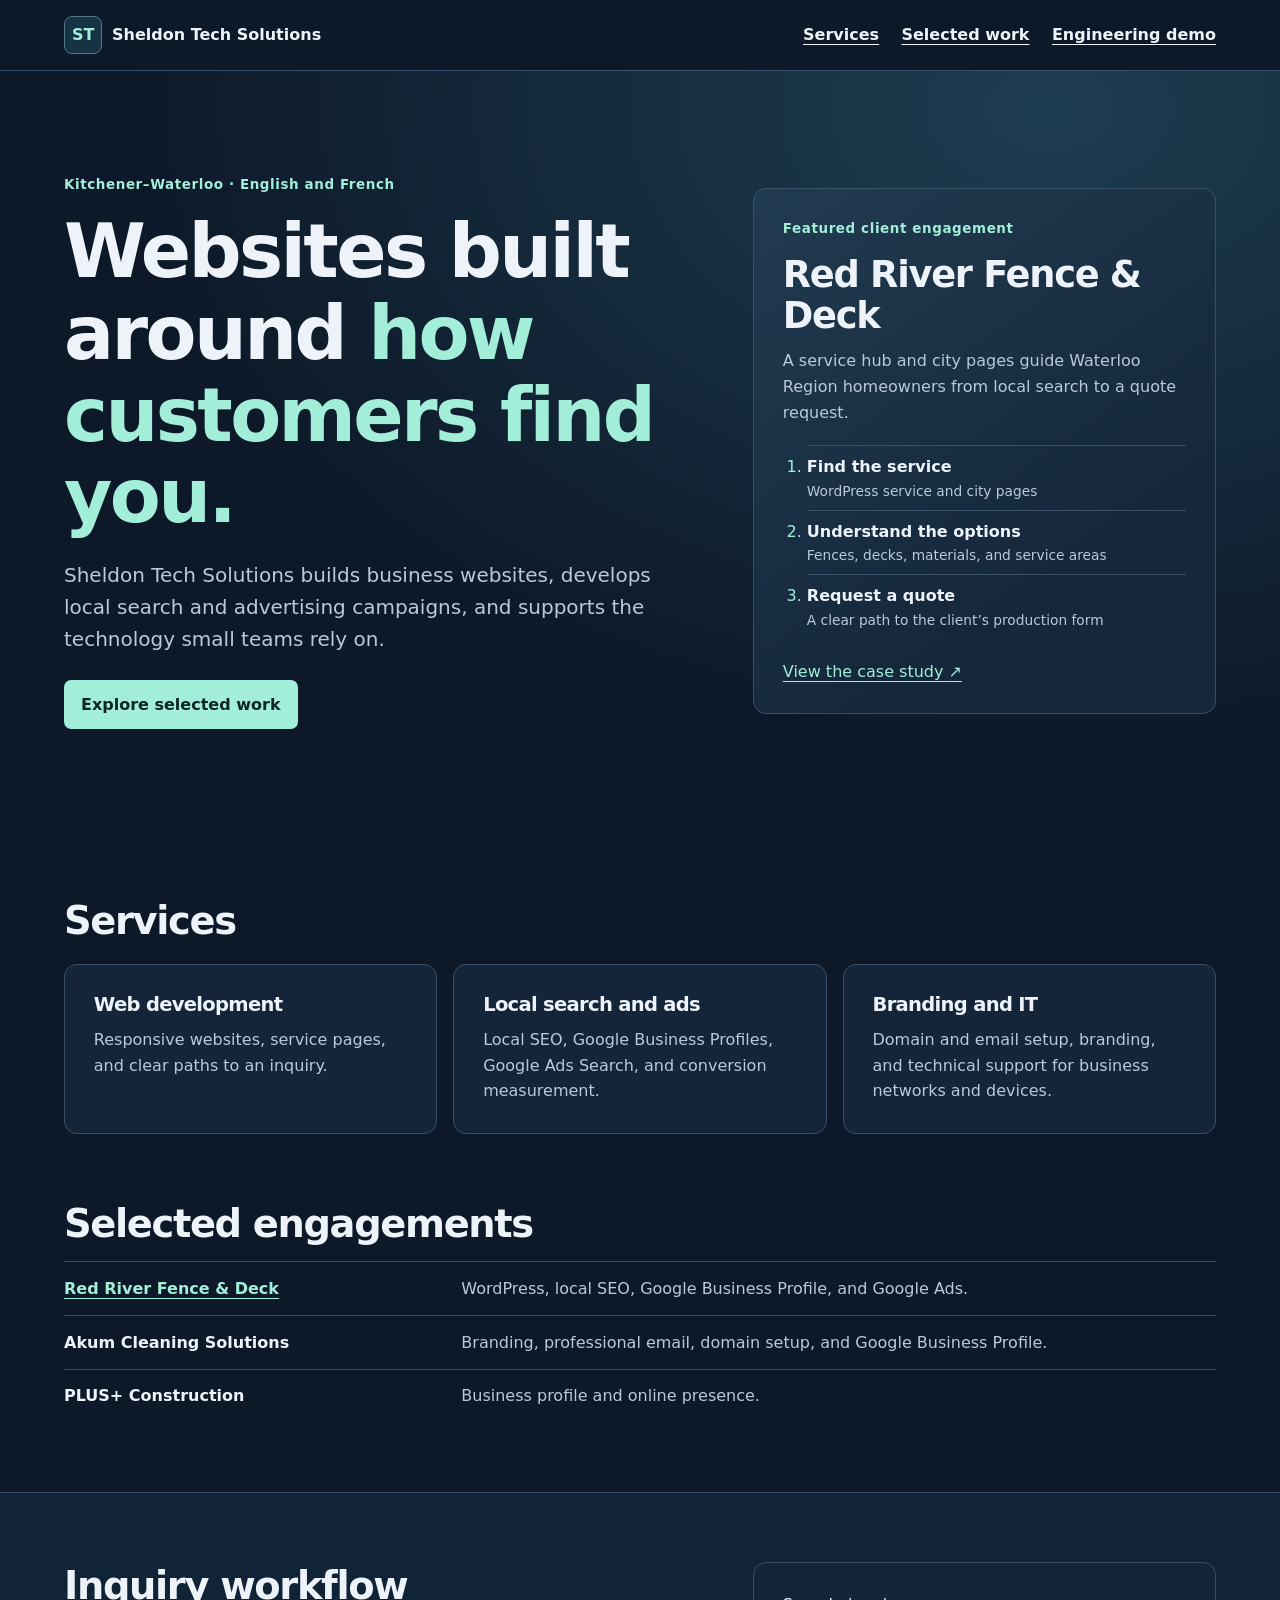
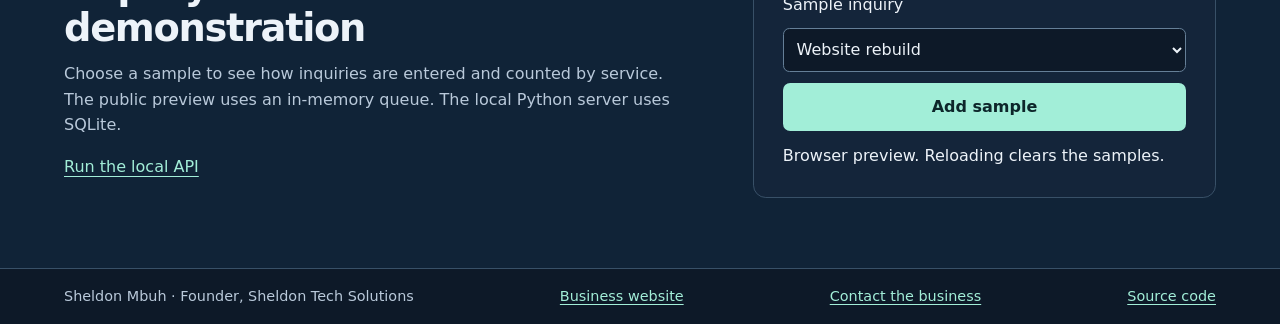
<file: index.html>
<!doctype html>
<html lang="en">
<head>
  <meta charset="utf-8">
  <meta name="viewport" content="width=device-width, initial-scale=1">
  <meta name="description" content="Founder-led web development, local search, and IT support for small businesses in Ontario and Quebec.">
  <meta name="theme-color" content="#0d1928">
  <title>Sheldon Tech Solutions | Web Development & Local Search</title>
  <link rel="stylesheet" href="styles.css">
  <script src="demo.js" defer></script>
</head>
<body>
  <a class="skip" href="#main">Skip to content</a>
  <header class="site-header">
    <div class="wrap header-inner">
      <a class="wordmark" href="./"><span class="mark" aria-hidden="true">ST</span> Sheldon Tech Solutions</a>
      <nav aria-label="Main navigation">
        <a href="#services">Services</a>
        <a href="#work">Selected work</a>
        <a href="#demo">Engineering demo</a>
      </nav>
    </div>
  </header>
  <main id="main">
    <section class="hero">
      <div class="wrap hero-inner">
        <div>
          <p class="location">Kitchener–Waterloo · English and French</p>
          <h1>Websites built around <em>how customers find you.</em></h1>
          <p class="lead">Sheldon Tech Solutions builds business websites, develops local search and advertising campaigns, and supports the technology small teams rely on.</p>
          <a class="button" href="#work">Explore selected work</a>
        </div>
        <aside class="feature" aria-labelledby="feature-title">
          <p class="location">Featured client engagement</p>
          <h2 id="feature-title">Red River Fence &amp; Deck</h2>
          <p>A service hub and city pages guide Waterloo Region homeowners from local search to a quote request.</p>
          <ol class="journey">
            <li><strong>Find the service</strong><span>WordPress service and city pages</span></li>
            <li><strong>Understand the options</strong><span>Fences, decks, materials, and service areas</span></li>
            <li><strong>Request a quote</strong><span>A clear path to the client’s production form</span></li>
          </ol>
          <a href="https://sheldonmbuh.github.io/red-river-fencing/">View the case study <span aria-hidden="true">↗</span></a>
        </aside>
      </div>
    </section>
    <section id="services" class="wrap section" aria-labelledby="services-title">
      <h2 id="services-title">Services</h2>
      <div class="cards">
        <article><h3>Web development</h3><p>Responsive websites, service pages, and clear paths to an inquiry.</p></article>
        <article><h3>Local search and ads</h3><p>Local SEO, Google Business Profiles, Google Ads Search, and conversion measurement.</p></article>
        <article><h3>Branding and IT</h3><p>Domain and email setup, branding, and technical support for business networks and devices.</p></article>
      </div>
    </section>
    <section id="work" class="wrap section work" aria-labelledby="work-title">
      <h2 id="work-title">Selected engagements</h2>
      <dl>
        <div><dt><a href="https://github.com/sheldonmbuh/red-river-fencing">Red River Fence &amp; Deck</a></dt><dd>WordPress, local SEO, Google Business Profile, and Google Ads.</dd></div>
        <div><dt>Akum Cleaning Solutions</dt><dd>Branding, professional email, domain setup, and Google Business Profile.</dd></div>
        <div><dt>PLUS+ Construction</dt><dd>Business profile and online presence.</dd></div>
      </dl>
    </section>
    <section id="demo" class="demo" aria-labelledby="demo-title">
      <div class="wrap section demo-inner">
        <div>
          <h2 id="demo-title">Inquiry workflow demonstration</h2>
          <p>Choose a sample to see how inquiries are entered and counted by service. The public preview uses an in-memory queue. The local Python server uses SQLite.</p>
          <p><a href="https://github.com/sheldonmbuh/sheldon-tech-solutions#run-the-demo">Run the local API</a></p>
          <a id="metrics-link" href="ops.html" hidden>Open local diagnostics</a>
        </div>
        <div class="demo-panel">
          <form id="inquiry-form">
            <label for="sample">Sample inquiry</label>
            <select id="sample" name="sample">
              <option value="website">Website rebuild</option>
              <option value="local-search">Local search setup</option>
              <option value="network">Office network setup</option>
            </select>
            <button type="submit" class="button" disabled>Add sample</button>
          </form>
          <p id="demo-status" role="status" aria-live="polite"></p>
          <div id="demo-report" hidden>
            <p class="total"><strong id="demo-total">0</strong> sample inquiries</p>
            <ul id="inquiry-list" aria-label="Inquiries by service"></ul>
          </div>
          <noscript>Enable JavaScript to try the queue.</noscript>
        </div>
      </div>
    </section>
  </main>
  <footer class="wrap footer">
    <span>Sheldon Mbuh · Founder, Sheldon Tech Solutions</span>
    <a href="https://sheldontechsolutions.com/">Business website</a>
    <a href="mailto:info@sheldontechsolutions.com">Contact the business</a>
    <a href="https://github.com/sheldonmbuh/sheldon-tech-solutions">Source code</a>
  </footer>
</body>
</html>
</file>
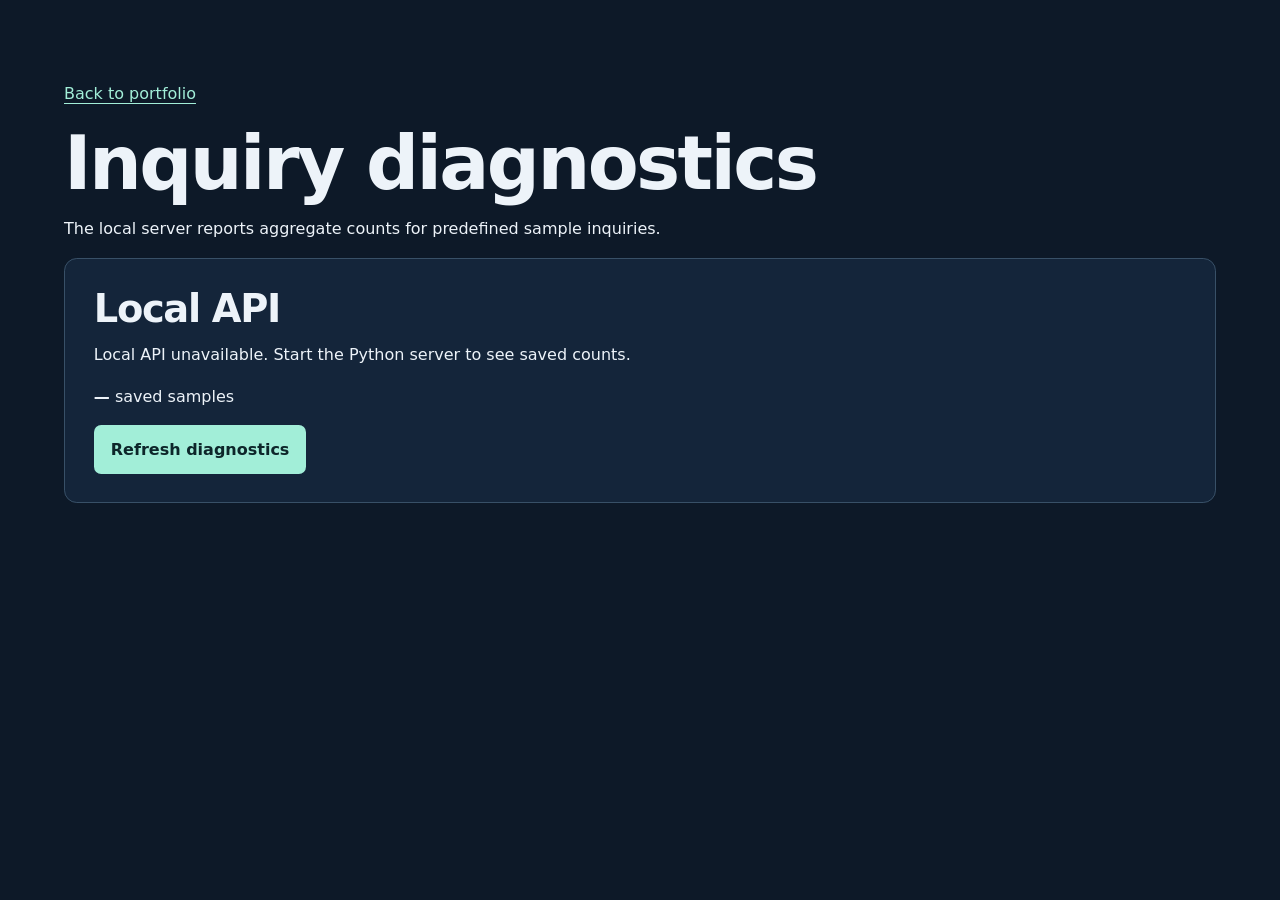
<file: ops.html>
<!doctype html>
<html lang="en">
<head>
  <meta charset="utf-8">
  <meta name="viewport" content="width=device-width, initial-scale=1">
  <meta name="robots" content="noindex">
  <title>Local Inquiry Diagnostics | Sheldon Tech Solutions</title>
  <link rel="stylesheet" href="styles.css">
  <script src="ops.js" defer></script>
</head>
<body>
  <main class="wrap section">
    <p><a href="index.html">Back to portfolio</a></p>
    <h1>Inquiry diagnostics</h1>
    <p>The local server reports aggregate counts for predefined sample inquiries.</p>
    <section class="diagnostic" aria-labelledby="status-heading">
      <h2 id="status-heading">Local API</h2>
      <p id="health" role="status">Checking connection…</p>
      <p><strong id="total">—</strong> saved samples</p>
      <ul id="services-list" aria-label="Samples by service"></ul>
      <button class="button" id="refresh" type="button">Refresh diagnostics</button>
    </section>
  </main>
</body>
</html>
</file>
<file: styles.css>
* { box-sizing: border-box; }
:root {
  color-scheme: dark;
  font: 100%/1.6 system-ui, sans-serif;
  color: #edf3f9;
  background: #0d1928;
  --muted: #b9c9da;
  --accent: #a2eed8;
  --line: #385067;
  --panel: #14253a;
}
body { margin: 0; }
[hidden] { display: none !important; }
a { color: var(--accent); text-underline-offset: .22em; }
a:hover { color: #d8fff2; }
:focus-visible { outline: 3px solid #fdcf80; outline-offset: 4px; }
h1, h2, h3 { margin: 0; line-height: 1.1; letter-spacing: -.035em; }
h1 { font-size: clamp(2.6rem, 5.8vw, 5rem); max-width: 15ch; }
h1 em { color: var(--accent); font-style: normal; }
h2 { font-size: clamp(1.75rem, 3vw, 2.65rem); }
h3 { font-size: 1.22rem; }
p { margin: .75rem 0 1rem; }
.wrap { width: min(72rem, calc(100% - 2.5rem)); margin-inline: auto; }
.skip { position: absolute; z-index: 2; top: .5rem; left: .5rem; padding: .65rem; background: #0d1928; transform: translateY(-160%); }
.skip:focus { transform: none; }
.header-inner, nav, .footer { display: flex; flex-wrap: wrap; align-items: center; gap: .65rem 1.4rem; }
.header-inner, .footer { justify-content: space-between; padding-block: 1rem; }
.site-header, .footer { border-bottom: 1px solid var(--line); }
.site-header nav a, .wordmark { color: #edf3f9; font-weight: 650; }
.wordmark { display: inline-flex; align-items: center; gap: .6rem; text-decoration: none; }
.mark { display: grid; place-items: center; width: 2.4rem; aspect-ratio: 1; border-radius: .5rem; border: 1px solid #507887; color: var(--accent); background: #163245; }
.hero { background: radial-gradient(ellipse at 82% 5%, #1d3d51, transparent 62%); }
.hero-inner, .demo-inner { display: grid; grid-template-columns: minmax(0, 1.35fr) minmax(0, 1fr); gap: clamp(1.25rem, 5vw, 4.75rem); align-items: center; }
.hero-inner { padding-block: clamp(3rem, 8vw, 7rem); }
.location { color: var(--accent); font-size: .84rem; font-weight: 720; letter-spacing: .045em; margin-block: 0 1rem; }
.lead { max-width: 53ch; color: var(--muted); font-size: clamp(1.05rem, 2vw, 1.25rem); margin: 1.3rem 0 1.6rem; }
.button { display: inline-flex; justify-content: center; align-items: center; min-height: 2.8rem; padding: .65rem 1rem; border: 1px solid transparent; border-radius: .45rem; background: var(--accent); color: #0d262a; font: inherit; font-weight: 750; cursor: pointer; text-decoration: none; }
.button:hover { background: #c5f9e9; color: #0d262a; }
.button:disabled { opacity: .65; cursor: wait; }
.feature, .cards article, .demo-panel, .diagnostic { padding: clamp(1.15rem, 3vw, 1.8rem); background: var(--panel); border: 1px solid var(--line); border-radius: .8rem; }
.feature { background: linear-gradient(145deg, #213b50, #15273b 70%); }
.feature h2 { font-size: clamp(1.65rem, 3vw, 2.3rem); }
.feature > p, .cards p, .demo-inner > div:first-child p, dd, .footer { color: var(--muted); }
.feature .location { color: var(--accent); }
.journey { padding-inline-start: 1.5rem; margin: 1.25rem 0; }
.journey li { border-block-start: 1px solid var(--line); padding: .5rem 0; }
.journey li::marker { color: var(--accent); }
.journey span { color: var(--muted); display: block; font-size: .86rem; }
.section { padding-block: clamp(2.3rem, 5.4vw, 4.5rem); }
.cards { display: grid; grid-template-columns: repeat(3, minmax(0, 1fr)); gap: 1rem; margin-top: 1.35rem; }
.cards p, #demo-status { margin-bottom: 0; }
.work { padding-top: 0; }
.work dl { margin-bottom: 0; }
.work dl > div { display: grid; grid-template-columns: minmax(0, 1fr) minmax(0, 2fr); gap: .3rem 1.25rem; padding-block: .85rem; border-top: 1px solid var(--line); }
dt { font-weight: 700; }
dd { margin: 0; }
.demo { background: #102337; border-block: 1px solid var(--line); }
.demo-panel form { display: grid; gap: .65rem; }
select { width: 100%; min-width: 0; min-height: 2.8rem; padding: .55rem; border: 1px solid #657f97; border-radius: .4rem; background: #0d1928; color: inherit; font: inherit; }
.total { border-block-start: 1px solid var(--line); padding-block-start: .65rem; margin-bottom: 0; }
#inquiry-list, #services-list { padding-inline-start: 1.3rem; }
#inquiry-list:empty { display: none; }
.footer { border-bottom: 0; font-size: .9rem; }
.diagnostic { margin-block: 1rem; }
@media (max-width: 46rem) {
  .hero-inner, .demo-inner, .cards, .work dl > div { grid-template-columns: 1fr; }
  .header-inner { align-items: flex-start; flex-direction: column; }
  .wrap { width: calc(100% - 2rem); }
}
</file>
